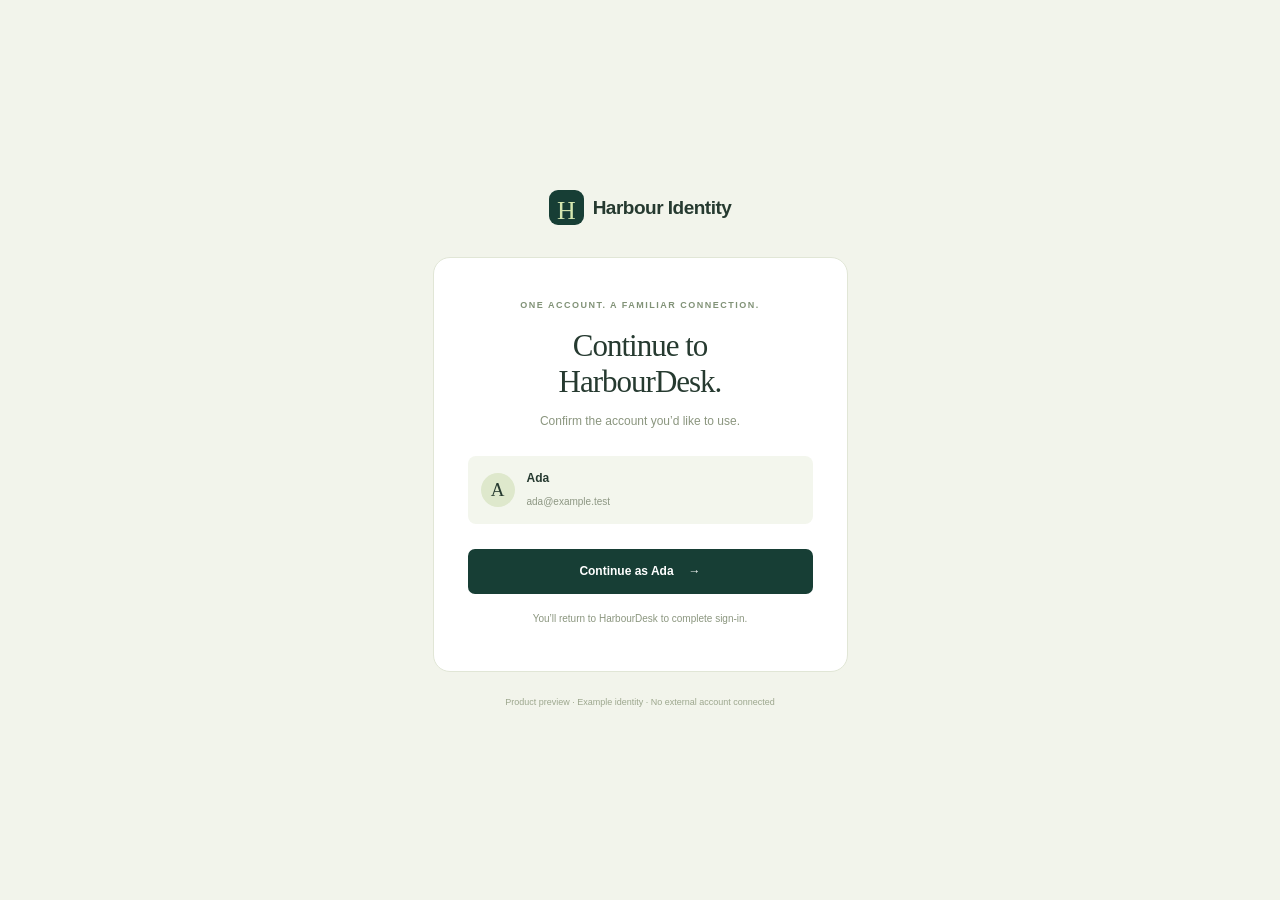
<file: web/identity.html>
<!doctype html>
<html lang="en"><head><meta charset="utf-8"><meta name="viewport" content="width=device-width,initial-scale=1"><title>Harbour Identity — Continue to HarbourDesk</title>
<style>
*{box-sizing:border-box}body{margin:0;background:#f2f4eb;color:#263a30;font:14px/1.6 -apple-system,BlinkMacSystemFont,"Segoe UI",sans-serif;min-height:100vh;display:grid;place-items:center;padding:25px}main{max-width:415px;width:100%;text-align:center}header{display:flex;align-items:center;justify-content:center;gap:9px;font-size:19px;font-weight:600;letter-spacing:-.5px;margin-bottom:32px}.mark{display:grid;place-items:center;background:#173e35;color:#d4e7af;width:35px;height:35px;border-radius:9px;font-family:Georgia,serif;font-size:26px;font-weight:400}section{background:white;border:1px solid #e1e6d6;border-radius:17px;padding:34px}.eyebrow{font-size:9px;letter-spacing:1.5px;color:#819277;font-weight:600}h1{font-family:Georgia,serif;font-size:31px;font-weight:400;line-height:1.15;letter-spacing:-1px;margin:13px 0}p{font-size:12px;color:#8b967f}.identity{margin:25px 0;background:#f3f6ed;padding:13px;text-align:left;border-radius:8px;display:flex;align-items:center;gap:12px}.avatar{display:grid;place-items:center;width:34px;height:34px;border-radius:50%;background:#dee8cc;font-family:Georgia,serif;font-size:19px}strong{display:block;font-size:12px}small{font-size:10px;color:#8d9783}a{display:flex;justify-content:center;align-items:center;gap:15px;background:#173e35;color:white;text-decoration:none;border-radius:7px;padding:13px;font-size:12px;font-weight:600}a:hover{background:#245447}a:focus-visible{outline:3px solid #91ae70;outline-offset:3px}.note{font-size:10px;margin-top:17px}footer{font-size:9px;color:#9da78e;margin-top:23px}
</style></head><body><main><header><span class="mark">H</span>Harbour Identity</header><section><span class="eyebrow">ONE ACCOUNT. A FAMILIAR CONNECTION.</span><h1>Continue to<br>HarbourDesk.</h1><p>Confirm the account you’d like to use.</p><div class="identity"><span class="avatar">A</span><div><strong>Ada</strong><small>ada@example.test</small></div></div><a href="{{CALLBACK}}">Continue as Ada <span aria-hidden="true">→</span></a><p class="note">You’ll return to HarbourDesk to complete sign-in.</p></section><footer>Product preview · Example identity · No external account connected</footer></main></body></html>
</file>
